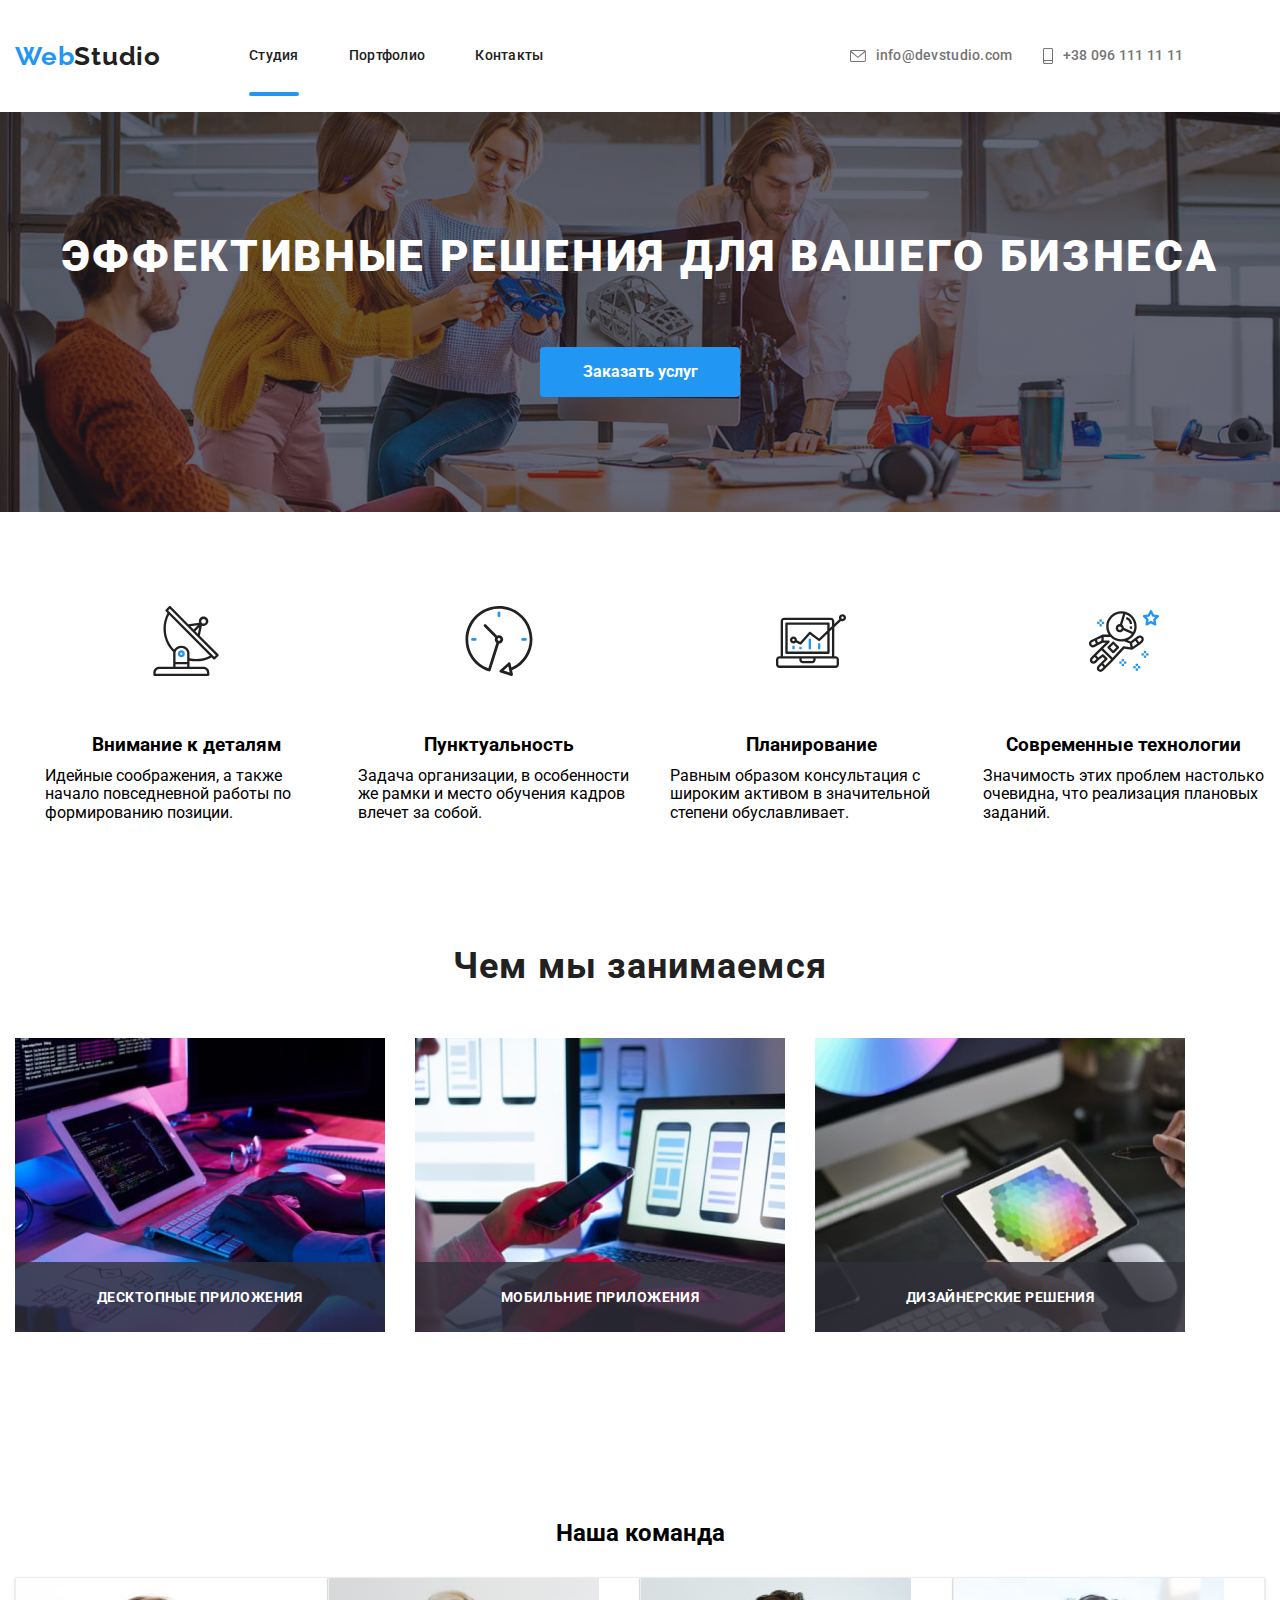
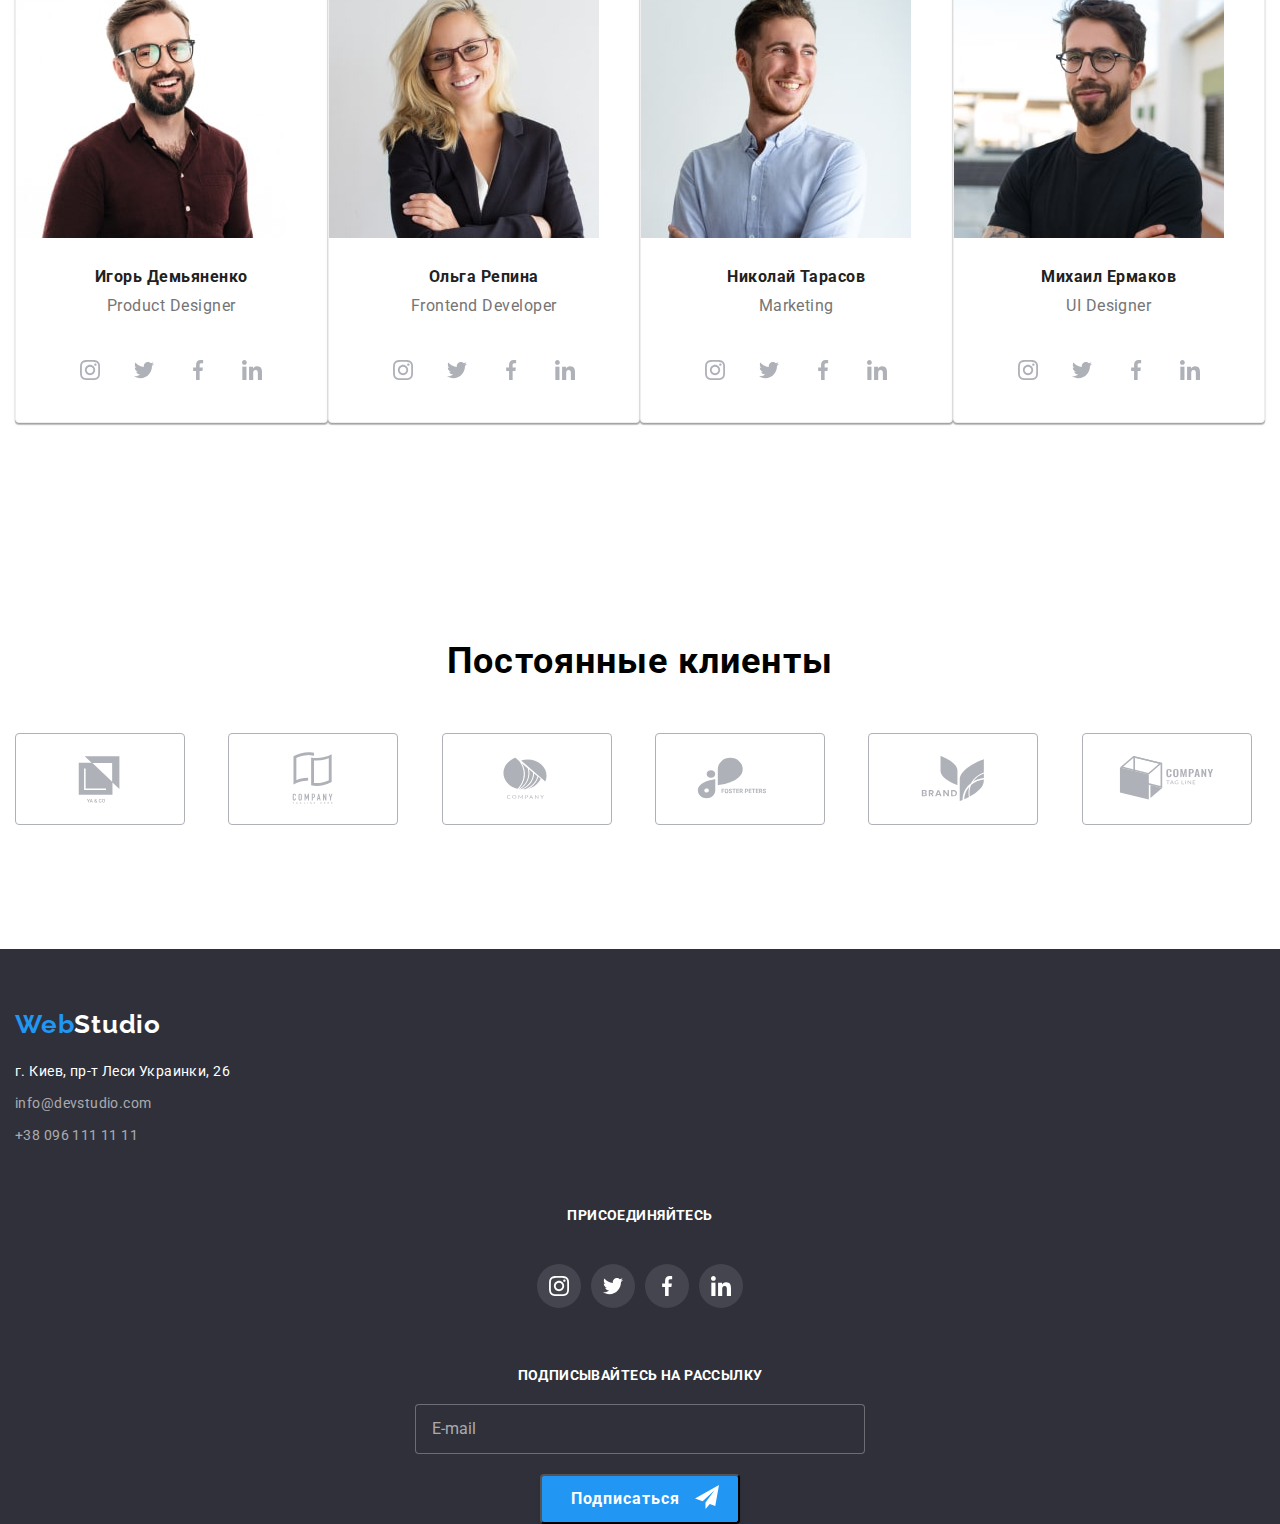
<file: index.html>
<!DOCTYPE html>
<html lang="en">
<head>
    <meta charset="UTF-8">
    <meta http-equiv="X-UA-Compatible" content="IE=edge">
    <meta name="viewport" content="width=device-width, initial-scale=1.0">
    <title>Document</title>
    <link rel="stylesheet" href="https://cdnjs.cloudflare.com/ajax/libs/modern-normalize/1.1.0/modern-normalize.min.css"
        crossorigin="anonymous" referrerpolicy="no-referrer">
    <link rel="preconnect" href="https://fonts.googleapis.com">
    <link rel="preconnect" href="https://fonts.gstatic.com" crossorigin>
    <link
        href="https://fonts.googleapis.com/css2?family=Raleway:wght@400;500;700&family=Roboto:wght@400;500;700;900&display=swap"
        rel="stylesheet">
    <link rel="stylesheet" href="./css/main.min.css" />
</head>

<body>
<header class="header">
    <div class="container">
        <div class="header-block">
            <nav class="header-block__navigation">
                <a class="logo " href="index.html">Web<span class="header-logo__text">Studio</span></a>
                    <button type="button" class="header-block__navigation__button " aria-controls="mobile-container" aria-label="Переключатель мобильного меню" aria-expanded="false" data-menu-button>
                        <svg width="24" height="19">
                            <use class="navigation__button__icon-close" href="./image/header/header-nav.svg#icon-close"></use>
                            <use class="navigation__button__icon-open" href="./image/header/header-nav.svg#icon-menu"></use>
                        </svg>
                    </button>
                <div class="header__mobile-container" id="mobile-container" data-menu>
                    <ul class="header-block__navigation  header-block__navigation-position">
                        <li class="header-block__page "><a class="header-block__page-1  header-block__page__color" href="index.html">Студия</a></li>
                        <li class="header-block__page "><a class="header-block__page-2   "
                                href="portfolio.html">Портфолио</a></li>
                        <li class="header-block__page "><a class="header-block__page-3  " href="#contacts">Контакты</a></li>
                    </ul> 
                    <ul class="header-block__connect ">
                        <li class="header-block__item"> <a class="header-block__mail" href="malito:info@devstudio.com"><svg
                                    class="mail-icon" width="16" height="12">
                                    <use href="image/iconns.svg#icon-envelope"></use>
                                </svg>info@devstudio.com</a></li>
                        <li class="header-block__item"> <a class="header-block__telefon " href="tel:+380961111111"><svg
                                    class="telefon-icon" width="10" height="16">
                                    <use href="image/iconns.svg#icon-smartphone"></use>
                                </svg>+38 096 111 11 11</a></li>
                    </ul>
                    <ul class="mobile-container__list-links">
                        <li class="mobile-container__item mobile-container__item__line"><a class="mobile-container__link" href="">Instagram</a></li>
                        <li class="mobile-container__item mobile-container__item__line"><a class="mobile-container__link" href="">Twitter</a></li>
                        <li class="mobile-container__item mobile-container__item__line"><a class="mobile-container__link" href="">Facebook</a></li>
                        <li class="mobile-container__item "><a class="mobile-container__link" href="">LinkedIn</a></li>
                    </ul>
                </div>
            </nav>
        </div>
    </div>
</header>
<main>
    <section class="hero section">
        <div class="container mobail__container">
            <h1 class="hero__title">
                Эффективные решения для вашего бизнеса
            </h1>
            <button type="button" class="hero__button" data-modal-open>Заказать услуг</button>
        </div>
    </section>
    <section class="block-1 section ">
        <div class="container">
            <ul class="block-1__list">
                <li class="block-1__content">
                    <div class="content__information">
                        <svg class="content__icon" width="70" height="70">
                            <use href="image/iconns.svg#icon-antenna-1"></use>
                        </svg>
                    </div>
                    <h3 class="block-1__title">Внимание к деталям</h3>
                    <p class="block-1__text">Идейные соображения, а также начало повседневной работы по
                        формированию позиции.</p>
                </li>
                <li class="block-1__content">
                    <div class="content__information">
                        <svg class="content__icon" width="70" height="70">
                            <use href="image/iconns.svg#icon-clock-1"></use>
                        </svg>
                    </div>
                    <h3 class="block-1__title">Пунктуальность</h3>
                    <p class="block-1__text">Задача организации, в особенности же рамки и место обучения кадров
                        влечет за собой.</p>
                </li>
                <li class="block-1__content">
                    <div class="content__information">
                        <svg class="content__icon" width="70" height="70">
                            <use href="image/iconns.svg#icon-diagram-1"></use>
                        </svg>
                    </div>
                    <h3 class="block-1__title">Планирование</h3>
                    <p class="block-1__text">Равным образом консультация с широким активом в значительной
                        степени обуславливает.</p>
                </li>
                <li class="block-1__content">
                    <div class="content__information">
                        <svg class="content__icon" width="70" height="70">
                            <use href="image/iconns.svg#icon-astronaut-1"></use>
                        </svg>
                    </div>
                    <h3 class="block-1__title">Современные технологии</h3>
                    <p class="block-1__text">Значимость этих проблем настолько очевидна, что реализация
                        плановых заданий.</p>
                </li>

            </ul>
        </div>
    </section>
    <section class="about-us section">
        <div class="container about-us__container">
            <h2 class="about-us__title">Чем мы занимаемся</h2>
            <ul class="about-us__list">
                <li class="about-us__content">
                    <div class="about-us__information">
                        <img class="" src="./image/note.jpg" alt="мужчина с планшетом" height="294" width="370">
                        <div class="about-us__position">
                            <p class="about-us__text">ДЕСКТОПНЫЕ ПРИЛОЖЕНИЯ</p>
                        </div>
                    </div>
                </li>

                <li class="about-us__content">
                    <div class="about-us__information">
                        <img class="" src="./image/note_2.jpg" alt="мужчина с планшетом" height="294" width="370">
                        <div class="about-us__position">
                            <p class="about-us__text">МОБИЛЬНИЕ ПРИЛОЖЕНИЯ</p>
                        </div>
                    </div>
                </li>
                <li class="about-us__content">
                    <div class="about-us__information">
                        <img class="" src="./image/note_3.jpg" alt="мужчина с планшетом" height="294" width="370">
                        <div class="about-us__position">
                            <p class="about-us__text">ДИЗАЙНЕРСКИЕ РЕШЕНИЯ</p>
                        </div>
                    </div>
                </li>
            </ul>
        </div>
    </section>
    <section class="team section">
        <div class="container team__conntainer ">
            <h2 class="team__title">Наша команда</h2>
            <ul class="team__list">
                <li class="team__persons">
                    <img  class="team__picture" src="./image/igor.jpg" alt="Igor Demcheko" height="260" width="270">
                    <div class="person__information">
                        <h3 class="person__name">Игорь Демьяненко</h3>
                        <p class="person__profesion">Product Designer</p>
                        <ul class="person__social-list">
                            <li class="person__social-information">
                                <a href="" class="person__social-link">
                                    <svg class="person__social-icon" width="20" height="20">
                                        <use href="image/iconns.svg#icon-Instagram-2"></use>
                                    </svg>
                                </a>
                            </li>
                            <li class="person__social-information">
                                <a href="" class="person__social-link">
                                    <svg class="person__social-icon" width="20" height="20">
                                        <use href="image/iconns.svg#icon-twitter-1"></use>
                                    </svg>
                                </a>
                            </li>
                            <li class="person__social-information">
                                <a href="" class="person__social-link">
                                    <svg class="person__social-icon" width="20" height="20">
                                        <use href="image/iconns.svg#icon-facebook-1"></use>
                                    </svg>
                                </a>
                            </li>
                            <li class="person__social-information">
                                <a href="" class="person__social-link">
                                    <svg class="person__social-icon" width="20" height="20">
                                        <use href="image/iconns.svg#icon-Linkedin-1"></use>
                                    </svg>
                                </a>
                            </li>
                        </ul>
                    </div>
                </li>
                <li class="team__persons">
                    <img class="team__picture" src="./image/olga.jpg" alt="Olga Repina" height="260" width="270">
                    <div class="person__information">
                        <h3 class="person__name">Ольга Репина</h3>
                        <p class="person__profesion">Frontend Developer</p>
                        <ul class="person__social-list">
                            <li class="person__social-information">
                                <a href="" class="person__social-link">
                                    <svg class="person__social-icon" width="20" height="20">
                                        <use href="image/iconns.svg#icon-Instagram-2"></use>
                                    </svg>
                                </a>
                            </li>
                            <li class="person__social-information">
                                <a href="" class="person__social-link">
                                    <svg class="person__social-icon" width="20" height="20">
                                        <use href="image/iconns.svg#icon-twitter-1"></use>
                                    </svg>
                                </a>
                            </li>
                            <li class="person__social-information">
                                <a href="" class="person__social-link">
                                    <svg class="person__social-icon" width="20" height="20">
                                        <use href="image/iconns.svg#icon-facebook-1"></use>
                                    </svg>
                                </a>
                            </li>
                            <li class="person__social-information">
                                <a href="" class="person__social-link">
                                    <svg class="person__social-icon" width="20" height="20">
                                        <use href="image/iconns.svg#icon-Linkedin-1"></use>
                                    </svg>
                                </a>
                            </li>
                        </ul>
                    </div>
                </li>
                <li class="team__persons">
                    <img class="team__picture" src="./image/nikolya.jpg" alt="Nikolay Tarasov" height="260" width="270">
                    <div class="person__information">
                        <h3 class="person__name">Николай Тарасов</h3>
                        <p class="person__profesion">Marketing</p>
                        <ul class="person__social-list">
                            <li class="person__social-information">
                                <a href="" class="person__social-link">
                                    <svg class="person__social-icon" width="20" height="20">
                                        <use href="image/iconns.svg#icon-Instagram-2"></use>
                                    </svg>
                                </a>
                            </li>
                            <li class="person__social-information">
                                <a href="" class="person__social-link">
                                    <svg class="person__social-icon" width="20" height="20">
                                        <use href="image/iconns.svg#icon-twitter-1"></use>
                                    </svg>
                                </a>
                            </li>
                            <li class="person__social-information">
                                <a href="" class="person__social-link">
                                    <svg class="person__social-icon" width="20" height="20">
                                        <use href="image/iconns.svg#icon-facebook-1"></use>
                                    </svg>
                                </a>
                            </li>
                            <li class="person__social-information">
                                <a href="" class="person__social-link">
                                    <svg class="person__social-icon" width="20" height="20">
                                        <use href="image/iconns.svg#icon-Linkedin-1"></use>
                                    </svg>
                                </a>
                            </li>
                        </ul>
                    </div>
                </li>
                <li class="team__persons">
                    <img class="team__picture" src="./image/mixail.jpg" alt="Mixail Ermakov" height="260" width="270">
                    <div class="person__information">
                        <h3 class="person__name">Михаил Ермаков</h3>
                        <p class="person__profesion">UI Designer</p>
                        <ul class="person__social-list">
                            <li class="person__social-information">
                                <a href="" class="person__social-link">
                                    <svg class="person__social-icon" width="20" height="20">
                                        <use href="image/iconns.svg#icon-Instagram-2"></use>
                                    </svg>
                                </a>
                            </li>
                            <li class="person__social-information">
                                <a href="" class="person__social-link">
                                    <svg class="person__social-icon" width="20" height="20">
                                        <use href="image/iconns.svg#icon-twitter-1"></use>
                                    </svg>
                                </a>
                            </li>
                            <li class="person__social-information">
                                <a href="" class="person__social-link">
                                    <svg class="person__social-icon" width="20" height="20">
                                        <use href="image/iconns.svg#icon-facebook-1"></use>
                                    </svg>
                                </a>
                            </li>
                            <li class="person__social-information">
                                <a href="" class="person__social-link">
                                    <svg class="person__social-icon" width="20" height="20">
                                        <use href="image/iconns.svg#icon-Linkedin-1"></use>
                                    </svg>
                                </a>
                            </li>
                        </ul>
                    </div>
                </li>

            </ul>
        </div>
    </section>
    <section class="regular-clients section">
        <div class="container">
            <h2 class="regular-clients__title">Постоянные клиенты</h2>
            <ul class="regular-clients__list">
                <li class="client">
                    <a href="" class="client__link">
                        <svg class="client__icon" width="106" height="60">
                            <use href="image/iconns.svg#icon-Logo"></use>
                        </svg>
                    </a>
                </li>
                <li class="client">
                    <a href="" class="client__link">
                        <svg class="client__icon" width="106" height="60">
                            <use href="image/iconns.svg#icon-Logo-1"></use>
                        </svg>
                    </a>
                </li>
                <li class="client">
                    <a href="" class="client__link">

                        <svg class="client__icon" width="106" height="60">
                            <use href="image/iconns.svg#icon-Logo-2"></use>
                        </svg>
                    </a>
                </li>
                <li class="client">
                    <a href="" class="client__link">

                        <svg class="client__icon" width="106" height="60">
                            <use href="image/iconns.svg#icon-Logo-3"></use>
                        </svg>
                    </a>
                </li>
                <li class="client">
                    <a href="" class="client__link">

                        <svg class="client__icon" width="106" height="60">
                            <use href="image/iconns.svg#icon-Logo-4"></use>
                        </svg>
                    </a>
                </li>
                <li class="client">
                    <a href="" class="client__link">
                        <svg class="client__icon" width="106" height="60">
                            <use href="image/iconns.svg#icon-Logo-5"></use>
                        </svg>
                    </a>
                </li>
            </ul>
        </div>
    </section>
</main>
<footer class="footer">
    <div class="container">
        <div class="footer-blocks">
                <div class="footer-block-1__connect tablet__container" id="contacts">
                    <a class="logo" href="index.html">Web<span class="futter-logo__text">Studio</span></a>
                    <address >
                        <p class="footer-block-1__adress">г. Киев, пр-т Леси Украинки, 26</p>
                    </address>
                    <ul class="footer-block-1__information">
                        <li class="footer-block-1__navigation"> <a class="footer-block-1__mail"
                                href="malito:info@devstudio.com">info@devstudio.com</a>
                        </li>
                        <li class="footer-block-1__navigation" ><a class="footer-block-1__telefon" href="tel:+380961111111">+38 096 111 11 11</a></li>
                    </ul>
                </div>
                <div class="footer-block-2 tablet__container">
                    <h3 class="footer-block-2__text">ПРИСОЕДИНЯЙТЕСЬ</h3>
                    <ul class="footer-block-2__list">
                        <li class="footer-block-2__link">
                            <a href="" class="footer-block-2__icons">
                                <svg class="footer-block-2__icon" width="20" height="20">
                                    <use href="image/iconns.svg#icon-Instagram-2"></use>
                                </svg>

                            </a>
                        </li>
                        <li class="footer-block-2__link">
                            <a href="" class="footer-block-2__icons">
                                <svg class="footer-block-2__icon" width="20" height="20">
                                    <use href="image/iconns.svg#icon-twitter-1"></use>
                                </svg>
                            </a>
                        </li>
                        <li class="footer-block-2__link">
                            <a href="" class="footer-block-2__icons">
                                <svg class="footer-block-2__icon" width="20" height="20">
                                    <use href="image/iconns.svg#icon-facebook-1"></use>
                                </svg>
                            </a>
                        </li>
                        <li class="footer-block-2__link">
                            <a href="" class="footer-block-2__icons">
                                <svg class="footer-block-2__icon" width="20" height="20">
                                    <use href="image/iconns.svg#icon-Linkedin-1"></use>
                                </svg>
                            </a>
                        </li>
                    </ul>
                </div>
            <form>
                <div class="footer-block-3 feetback_mail">
                    <label for="email_futter" class="footer-block-3__mail-text">ПОДПИСЫВАЙТЕСЬ НА РАСCЫЛКУ</label>
                    <div class="footer-block-3__input ">
                        <input type="email" class="footer-block-3__window" name="user-mail" id="email_futter"
                            placeholder="E-mail">
                        <div class="footer-block-3__button">
                            <button type="submit" class="footer-block-3__button-icon footer-block-3__text">
                                Подписаться <svg class="block-3__button-icon-2 "
                                        width="24" height="24">
                                        <use href="./image/telegram.svg#telergam"></use>
                                    </svg>
                            </button>
                        </div>
                    </div>
                </div>
            </form>
        </div>
    </div>


</footer>
    <div class="backdrop  is-hidden" data-modal>
        <div class="modal">
            <button data-modal-close class="modal_buttom"><svg class="modal_x" width="11" height="11">
                    <use href="./image/iconns.svg#icon-modal_x"></use>
                </svg></button>
            <p class="modal_title">Оставте свои данные, мы вам перезвоним</p>
            <form class="modal_form">
                <label for="user-name" class="form_user_atridut">Имя</label>
                <div class="form_field">
                    <input type="text" class="modal_input" name="user-name" id="user-name" required>
                    <svg class="form_icon" width="12" height="12">
                        <use href="./image/iconns.svg#icon-person-black"></use>
                    </svg>
                </div>
                <label for="user-telefon" class="form_user_atridut"> Телефон</label>
                <div class="form_field">
                    <input type="tel" class="modal_input" name="user-telefon" id="user-telefon" required>
                    <svg class="form_icon" width="13" height="13">
                        <use href="./image/iconns.svg#icon-phone-black"></use>
                    </svg>
                </div>
                <label for="user-mail" class="form_user_atridut">Почта</label>
                <div class="form_field">
                    <input type="email" class="modal_input" name="user-mail" id="user-mail" required>
                    <svg class="form_icon" width="15" height="12">
                        <use href="./image/iconns.svg#icon-email-black"></use>
                    </svg>
                </div>
                <label for="comment" class="form_user_atridut">Коментарии</label>
                <textarea  class="modal_text" id="comment" placeholder="Введите текст" required></textarea>
                <div class="form_feild">
                    <input type="checkbox" class="modal_chekbox visually-hidden " name="modal_chekbox" id="modal_chekbox">
                    <label for="modal_chekbox" class="modal_chekbox_text">Соглашаюсь с рассылкой и принимаю 
                        <a class="modal_blu" href=""> <span>Условия договора</span></a></label>
                    <button type="submit" class="bnt_submit bnt_text">
                    Отправить
                    </button>
                </div>
            </form>
        </div>
    </div>
    <script src="./js/mobile-menu.js"></script>
    <script src="./js/modal.js"></script>
</body>
</html>
</file>
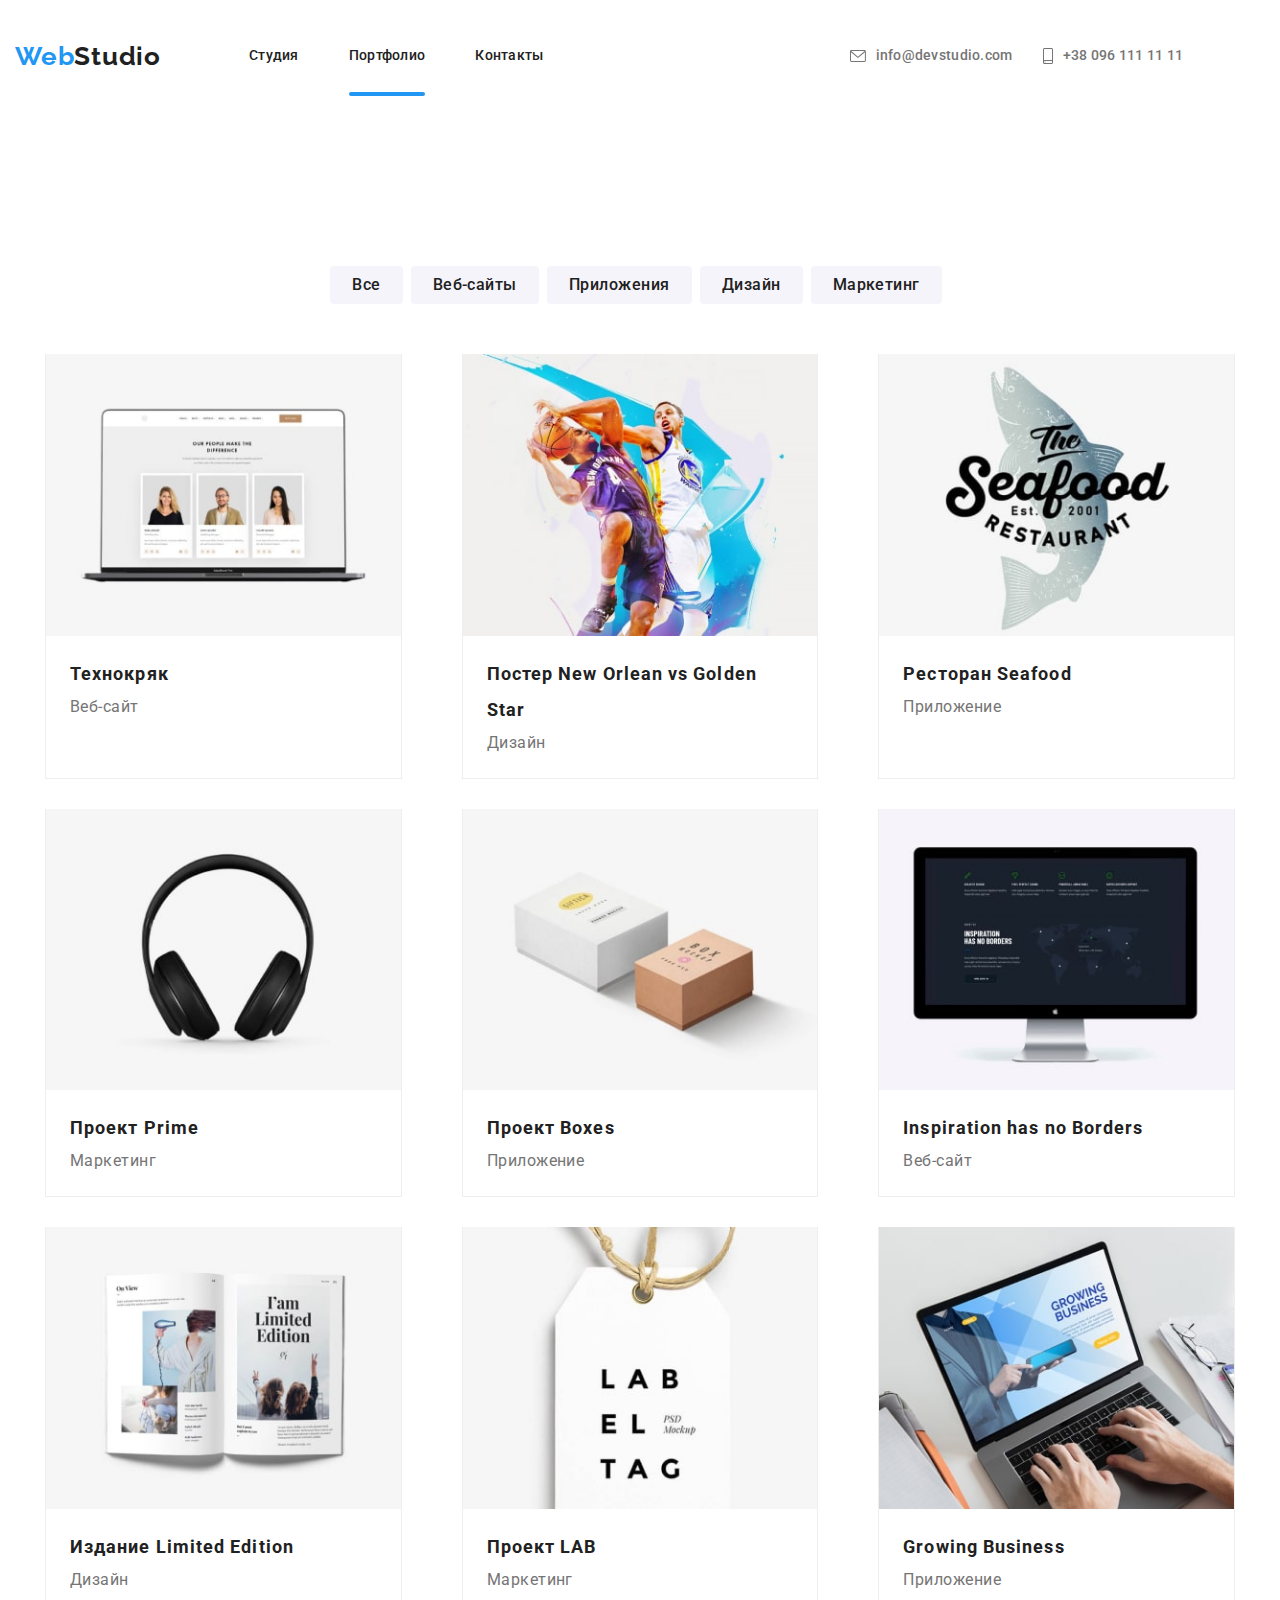
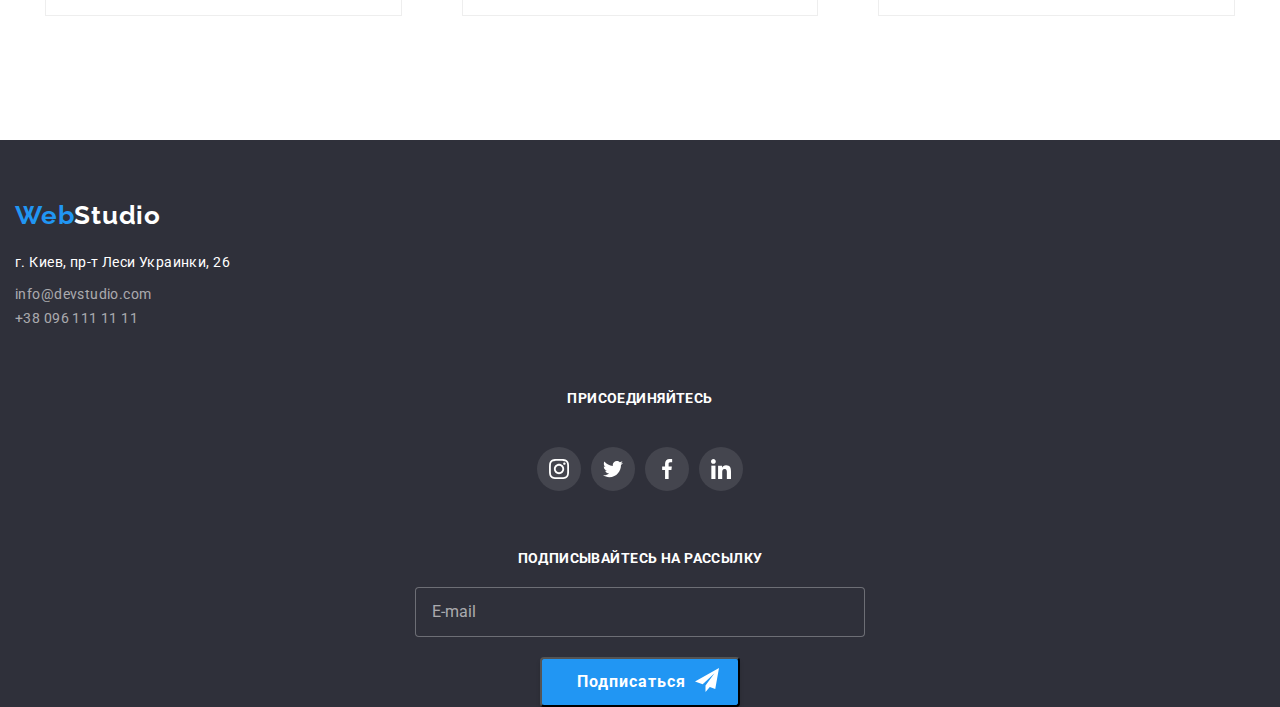
<file: portfolio.html>
<!DOCTYPE html>
<html lang="en">
<head>
    <meta charset="UTF-8">
    <meta http-equiv="X-UA-Compatible" content="IE=edge">
    <meta name="viewport" content="width=device-width, initial-scale=1.0">
    <title>Document</title>
    <link rel="stylesheet" href="https://cdnjs.cloudflare.com/ajax/libs/modern-normalize/1.1.0/modern-normalize.min.css"
        crossorigin="anonymous" referrerpolicy="no-referrer">
    
    <link rel="preconnect" href="https://fonts.googleapis.com">
    <link rel="preconnect" href="https://fonts.gstatic.com" crossorigin>
    <link
        href="https://fonts.googleapis.com/css2?family=Raleway:wght@400;500;700;900&family=Roboto:wght@400;500;700&display=swap"
        rel="stylesheet">
        <link rel="stylesheet" href="./css/main.min.css" />
</head>

<body>
<header class="header">
    <div class="container">
        <div class="header-block">
            <nav class="header-block__navigation">
                <a class="logo " href="index.html">Web<span class="header-logo__text">Studio</span></a>
                <button type="button" class="header-block__navigation__button " aria-controls="mobile-container"
                    aria-label="Переключатель мобильного меню" aria-expanded="false" data-menu-button>
                    <svg width="24" height="19">
                        <use class="navigation__button__icon-close" href="./image/header/header-nav.svg#icon-close">
                        </use>
                        <use class="navigation__button__icon-open" href="./image/header/header-nav.svg#icon-menu"></use>
                    </svg>
                </button>
                <div class="header__mobile-container" id="mobile-container" data-menu>
                    <ul class="header-block__navigation  header-block__navigation-position">
                        <li class="header-block__page "><a class="header-block__page-1 "
                                href="index.html">Студия</a></li>
                        <li class="header-block__page "><a class="header-block__page-2  header-block__page__color "
                                href="portfolio.html">Портфолио</a></li>
                        <li class="header-block__page "><a class="header-block__page-3  " href="#contacts">Контакты</a>
                        </li>
                    </ul>
                    <ul class="header-block__connect ">
                        <li class="header-block__item"> <a class="header-block__mail"
                                href="malito:info@devstudio.com"><svg class="mail-icon" width="16" height="12">
                                    <use href="image/iconns.svg#icon-envelope"></use>
                                </svg>info@devstudio.com</a></li>
                        <li class="header-block__item"> <a class="header-block__telefon " href="tel:+380961111111"><svg
                                    class="telefon-icon" width="10" height="16">
                                    <use href="image/iconns.svg#icon-smartphone"></use>
                                </svg>+38 096 111 11 11</a></li>
                    </ul>
                    <ul class="mobile-container__list-links">
                        <li class="mobile-container__item"><a class="mobile-container__link" href="">Instagram</a></li>
                        <li class="mobile-container__item"><a class="mobile-container__link" href="">Twitter</a></li>
                        <li class="mobile-container__item"><a class="mobile-container__link" href="">Facebook</a></li>
                        <li class="mobile-container__item"><a class="mobile-container__link" href="">LinkedIn</a></li>
                    </ul>
                </div>
            </nav>
        </div>
    </div>
</header>
    <main>
        <section class="buttons  section">
            <div class="container">
                <ul class="buttons__list">
                    <li class="buttons__style"><button class="buttons__text" type="button">Все</button></li>
                    <li class="buttons__style"><button class="buttons__text" type="button">Веб-сайты</button></li>
                    <li class="buttons__style"><button class="buttons__text" type="button">Приложения</button></li>
                    <li class="buttons__style"><button class="buttons__text" type="button">Дизайн</button></li>
                    <li class="buttons__style"><button class="buttons__text" type="button">Маркетинг</button></li>
                </ul>
            </div> 
            <div class="container">
            <ul class="services-list">
                <li class="services-list__block">
                    <div class="block__information">
                        <img class="block__picture" src="./image/image_portfolio/top_1.jpg" alt="постер" />
                        <p class="block__text">
                            Ресурс предлагает комплексные предложения с разным уровнем функционала и сервисов. Все это позволит посетителю получить
                            исчерпывающие сведения о компании или частном лице.</p>
                    </div>
                    <div class="block__item">
                        <h3 class="block__title">Технокряк</h3>
                        <p class="block__pre-title ">Веб-сайт</p>
                    </div>
                </li>
                <li class="services-list__block">
                    <div class="block__information">
                        <img class="block__picture" src="./image/image_portfolio/top_2.jpg" alt="постер">
                        <p class="block__text">Ресурс предлагает комплексные предложения с разным уровнем функционала и сервисов. Все это позволит посетителю получить исчерпывающие сведения о компании или частном лице.
                            </p>
                    </div>
                    <div class="block__item">
                        <h3 class="block__title">Постер New Orlean vs Golden Star</h3>
                        <p class="block__pre-title ">Дизайн</p>
                    </div>
                </li>
                <li class="services-list__block ">
                    <div class="block__information">
                        <img class="block__picture" src="./image/image_portfolio/top_3.jpg" alt="ресторан">
                        <p class="block__text">Ресурс предлагает комплексные предложения с разным уровнем функционала и сервисов. Все это позволит посетителю получить исчерпывающие сведения о компании или частном лице.</p>
                    </div>
                    <div class="block__item">
                        <h3 class="block__title"> Ресторан Seafood</h3>
                        <p class="block__pre-title">Приложение</p>
                    </div>
                </li>
                <li class="services-list__block ">
                    <div class="block__information">
                        <img class="block__picture" src="./image/image_portfolio/midle_1.jpg" alt="наушники">
                        <p class="block__text">Ресурс предлагает комплексные предложения с разным уровнем функционала и сервисов. Все это позволит посетителю получить исчерпывающие сведения о компании или частном лице.</p>
                    </div>
                    <div class="block__item">
                        <h3 class="block__title"> Проект Prime</h3>
                        <p class="block__pre-title">Маркетинг</p>
                    </div>
                </li>
                <li class="services-list__block ">
                    <div class="block__information">
                        <img class="block__picture" src="./image/image_portfolio/midle_2.jpg" alt="коробочки">
                        <p class="block__text">Ресурс предлагает комплексные предложения с разным уровнем функционала и сервисов. Все это позволит посетителю получить исчерпывающие сведения о компании или частном лице. </p>
                    </div>
                    <div class="block__item">
                        <h3 class="block__title"> Проект Boxes </h3>
                        <p class="block__pre-title">Приложение</p>
                    </div>
                </li>
                <li class="services-list__block ">
                    <div class="block__information">
                        <img class="block__picture" src="./image/image_portfolio/midle_3.jpg" alt="mac">
                        <p class="block__text">Ресурс предлагает комплексные предложения с разным уровнем функционала и сервисов. Все это позволит посетителю получить исчерпывающие сведения о компании или частном лице.</p>
                    </div>
                    <div class="block__item">
                        <h3 class="block__title"> Inspiration has no Borders</h3>
                        <p class="block__pre-title">Веб-сайт</p>
                    </div>
                </li>
                <li class="services-list__block ">
                    <div class="block__information">
                        <img class="block__picture" src="./image/image_portfolio/down_1.jpg" alt="издание">
                        <p class="block__text">Ресурс предлагает комплексные предложения с разным уровнем функционала и сервисов. Все это позволит посетителю получить исчерпывающие сведения о компании или частном лице. </p>
                    </div>
                    <div class="block__item">
                        <h3 class="block__title">Издание Limited Edition </h3>
                        <p class="block__pre-title">Дизайн</p>
                    </div>
                </li>
                <li class="services-list__block ">
                    <div class="block__information">
                        <img class="block__picture" src="./image/image_portfolio/down_2.jpg" alt="проект">
                        <p class="block__text">Ресурс предлагает комплексные предложения с разным уровнем функционала и сервисов. Все это позволит посетителю получить исчерпывающие сведения о компании или частном лице. </p>
                    </div>
                    <div class="block__item">
                        <h3 class="block__title">Проект LAB</h3>
                        <p class="block__pre-title">Маркетинг</p>
                    </div>
                </li>
                <li class="services-list__block ">
                    <div class="block__information">
                        <img class="block__picture" src="./image/image_portfolio/down_3.jpg" alt="notebook_2">
                        <p class="block__text">Ресурс предлагает комплексные предложения с разным уровнем функционала и сервисов. Все это позволит посетителю получить исчерпывающие сведения о компании или частном лице. </p>
                    </div>
                    <div class="block__item">
                        <h3 class="block__title">Growing Business </h3>
                        <p class="block__pre-title">Приложение</p>
                    </div>
                </li>
            </ul>
            </div>
    </section>
    </main>
<footer class="footer">
    <div class="container">
        <div class="footer-blocks">
            <div class="footer-block-1__connect">
                <a class="logo" href="index.html">Web<span
                        class="futter-logo__text">Studio</span></a>
                <address class="footer-block-1__adress"><p>г. Киев, пр-т Леси Украинки, 26</p>
                </address>
                <ul class="footer-block-1__information">
                    <li class="footer-block-1__navigation"> <a class="footer-block-1__mail"
                            href="malito:info@devstudio.com">info@devstudio.com</a>
                    </li>
                    <li><a class="footer-block-1__telefon" href="tel:+380961111111">+38 096 111 11 11</a></li>
                </ul>
            </div>
            <div class="footer-block-2">
                <h3 class="footer-block-2__text">ПРИСОЕДИНЯЙТЕСЬ</h3>
                <ul class="footer-block-2__list">
                    <li class="footer-block-2__link">
                        <a href="" class="footer-block-2__icons">
                            <svg class="footer-block-2__icon" width="20" height="20">
                                <use href="image/iconns.svg#icon-Instagram-2"></use>
                            </svg>

                        </a>
                    </li>
                    <li class="footer-block-2__link">
                        <a href="" class="footer-block-2__icons">
                            <svg class="footer-block-2__icon" width="20" height="20">
                                <use href="image/iconns.svg#icon-twitter-1"></use>
                            </svg>
                        </a>
                    </li>
                    <li class="footer-block-2__link">
                        <a href="" class="footer-block-2__icons">
                            <svg class="footer-block-2__icon" width="20" height="20">
                                <use href="image/iconns.svg#icon-facebook-1"></use>
                            </svg>
                        </a>
                    </li>
                    <li class="footer-block-2__link">
                        <a href="" class="footer-block-2__icons">
                            <svg class="footer-block-2__icon" width="20" height="20">
                                <use href="image/iconns.svg#icon-Linkedin-1"></use>
                            </svg>
                        </a>
                    </li>
                </ul>
            </div>

            <form>
                <div class="footer-block-3 feetback_mail">
                    <label for="email_futter" class="footer-block-3__mail-text">ПОДПИСЫВАЙТЕСЬ НА РАСCЫЛКУ</label>
                    <div class="footer-block-3__input ">
                        <input type="email" class="footer-block-3__window" name="user-mail" id="email_futter"
                            placeholder="E-mail">
                        <div class="footer-block-3__button">
                            <button type="submit" class="footer-block-3__button-icon">
                                <p class="footer-block-3__text">Подписаться <svg class="block-3__button-icon-2 " width="24" height="24">
                                        <use href="./image/telegram.svg#telergam"></use>
                                    </svg></p>
                            </button>
                        </div>
                    </div>
                </div>
            </form>
        </div>
    </div>


</footer>
<script src="./js/mobile-menu.js"></script>
</body>
</html>
</file>
<file: css/main.min.css>
h1,h2,h3,p{margin:0}.visually-hidden{position:absolute;white-space:nowrap;width:1px;height:1px;overflow:hidden;border:0;padding:0;clip:rect(0 0 0 0);-webkit-clip-path:inset(50%);clip-path:inset(50%);margin:-1px}body{font-family:"Roboto", "Raleway", sans-serif}.container{padding-left:15px;padding-right:15px;margin-left:auto;margin-right:auto}@media screen and (min-width: 480px){.container{min-width:480px}}@media screen and (min-width: 768px){.container{min-width:768px}}@media screen and (max-width: 1199px){.container{max-width:1199px}}@media screen and (min-width: 1200px){.container{min-width:1200px}}@media (min-width: 480px){.mobail__container{display:-webkit-box;display:-ms-flexbox;display:flex;-webkit-box-orient:vertical;-webkit-box-direction:normal;-ms-flex-direction:column;flex-direction:column}}ul{padding:0;margin:0;list-style:none}.ul,li{list-style:none;padding:0;margin:0}a{list-style:none}@media (max-width: 1199px){.section{padding-left:15px;padding-right:15px;margin-bottom:60px}}@media (min-width: 1200px){.section{padding-top:94px;padding-bottom:94px}}.logo{text-decoration:none;cursor:pointer;font-family:Raleway;font-weight:bold;font-size:26px;line-height:1.19;letter-spacing:0.03em;color:#2196f3;display:block;-webkit-transition-delay:250ms;transition-delay:250ms;-webkit-transition-timing-function:cubic-bezier(0.4, 0, 0.2, 1);transition-timing-function:cubic-bezier(0.4, 0, 0.2, 1)}.logo:hover .futter-logo__text{color:#2196f3}.logo:hover .header-logo__text{color:#2196f3}.header-logo__text{color:#212121}.header-logo__text:hover{color:#2196f3}.futter-logo__text{color:#ffffff}.futter-logo__text:hover{color:#2196f3}.header{position:relative;padding-top:24px;padding-bottom:24px}@media screen and (min-width: 768px){.header-block__navigation-position{-webkit-box-pack:justify;-ms-flex-pack:justify;justify-content:space-between}}.header-block .header-block__navigation{display:-webkit-box;display:-ms-flexbox;display:flex}@media screen and (max-width: 767px){.header-block .header-block__navigation{-webkit-box-pack:justify;-ms-flex-pack:justify;justify-content:space-between}}.header-block__page{display:-webkit-box;display:-ms-flexbox;display:flex}@media screen and (min-width: 768px){.header-block__page{margin-right:50px}.header-block__page:last-child{margin-right:0}}@media screen and (min-width: 768px){.header-block__page__color{color:#2196f3}.header-block__page__color::after{content:"";display:block;width:100%;height:4px;position:absolute;left:0;bottom:-32px;background:#2196f3;border-radius:2px}}@media screen and (min-width: 768px){.header-block__page-1{text-decoration:none;font-size:14px;font-weight:500;line-height:1.14;letter-spacing:0.02em;text-align:left;color:#212121;cursor:pointer;-webkit-transition-property:color;transition-property:color;-webkit-transition-duration:250ms;transition-duration:250ms;-webkit-transition-timing-function:cubic-bezier(0.4, 0, 0.2, 1);transition-timing-function:cubic-bezier(0.4, 0, 0.2, 1);position:relative;margin-left:88px}.header-block__page-1:hover{color:#2196f3}.header-block__page-1:focus{color:#2196f3}}@media screen and (min-width: 768px){.header-block__page-2{text-decoration:none;font-size:14px;font-weight:500;line-height:1.14;letter-spacing:0.02em;text-align:left;color:#212121;cursor:pointer;-webkit-transition-property:color;transition-property:color;-webkit-transition-duration:250ms;transition-duration:250ms;-webkit-transition-timing-function:cubic-bezier(0.4, 0, 0.2, 1);transition-timing-function:cubic-bezier(0.4, 0, 0.2, 1);position:relative}.header-block__page-2:hover{color:#2196f3}.header-block__page-2:focus{color:#2196f3}}@media screen and (min-width: 768px){.header-block__page-3{text-decoration:none;font-size:14px;font-weight:500;line-height:1.14;letter-spacing:0.02em;text-align:left;color:#212121;cursor:pointer;-webkit-transition-property:color;transition-property:color;-webkit-transition-duration:250ms;transition-duration:250ms;-webkit-transition-timing-function:cubic-bezier(0.4, 0, 0.2, 1);transition-timing-function:cubic-bezier(0.4, 0, 0.2, 1);position:relative}.header-block__page-3:hover{color:#2196f3}.header-block__page-3:focus{color:#2196f3}}.header-block__navigation__button{display:-webkit-inline-box;display:-ms-inline-flexbox;display:inline-flex;margin:0;padding:0;border:none;background-color:transparent}@media screen and (min-width: 768px){.header-block__navigation__button{display:none}}.header-block__navigation__button .navigation__button__icon-close{display:none}.header-block__navigation__button.is-open .navigation__button__icon-close{display:block}.header-block__navigation__button.is-open .navigation__button__icon-open{display:none}@media screen and (max-width: 767px){.header__mobile-container{display:none;background:#ffffff;-webkit-box-shadow:0px 4px 8px rgba(0,0,0,0.04),0px 2px 4px rgba(0,0,0,0.08),0px 1px 3px rgba(0,0,0,0.16);box-shadow:0px 4px 8px rgba(0,0,0,0.04),0px 2px 4px rgba(0,0,0,0.08),0px 1px 3px rgba(0,0,0,0.16);padding:20px;text-decoration:none}}@media screen and (min-width: 768px){.header__mobile-container{display:-webkit-box;display:-ms-flexbox;display:flex;-webkit-box-pack:justify;-ms-flex-pack:justify;justify-content:space-between}}@media screen and (max-width: 767px){.header__mobile-container{position:absolute;width:100%;top:100%;left:0;height:769px}.header__mobile-container.is-open{display:block}}@media screen and (max-width: 767px){.mobile-container__link{display:-webkit-box;display:-ms-flexbox;display:flex;font-weight:500;font-size:18px;line-height:1.22;letter-spacing:0.02em;color:#2196f3}}@media screen and (min-width: 768px){.mobile-container__link{display:none;opacity:0}}@media screen and (max-width: 767px){.header-block__navigation{font-weight:500;font-size:40px;line-height:1.17;text-align:center;letter-spacing:0.02em;color:#212121;text-decoration:none}}@media screen and (min-width: 768px){.header-block__navigation{display:-webkit-box;display:-ms-flexbox;display:flex;font-weight:500;font-size:14px;line-height:16px;letter-spacing:0.02em;color:#2196f3;-webkit-box-align:center;-ms-flex-align:center;align-items:center}}@media screen and (max-width: 767px){.header-block__navigation-position{display:-webkit-box;display:-ms-flexbox;display:flex;-webkit-box-orient:vertical;-webkit-box-direction:normal;-ms-flex-direction:column;flex-direction:column}}.header-block__item{text-align:left}@media screen and (max-width: 767px){.header-block__mail{font-weight:500;font-size:24px;line-height:1.16;letter-spacing:0.02em;list-style:none;color:#757575}}@media screen and (min-width: 768px){.header-block__mail{font-size:14px;font-weight:500;line-height:1.14;letter-spacing:0.02em;color:#757575;text-decoration:none;display:-webkit-box;display:-ms-flexbox;display:flex;-webkit-box-align:center;-ms-flex-align:center;align-items:center;-webkit-transition-property:fill;transition-property:fill;-webkit-transition-duration:250ms;transition-duration:250ms;-webkit-transition-timing-function:cubic-bezier(0.4, 0, 0.2, 1);transition-timing-function:cubic-bezier(0.4, 0, 0.2, 1)}.header-block__mail:hover{color:#2196f3}.header-block__mail:focus{color:#2196f3}.header-block__mail:hover .mail-icon{fill:#2196f3}.header-block__mail:focus .mail-icon{fill:#2196f3}}@media screen and (max-width: 767px){.header-block__connect{margin-top:306px;display:-webkit-box;display:-ms-flexbox;display:flex;-webkit-box-orient:vertical;-webkit-box-direction:reverse;-ms-flex-direction:column-reverse;flex-direction:column-reverse}}@media screen and (min-width: 768px){.header-block__connect{display:-webkit-box;display:-ms-flexbox;display:flex;-webkit-box-orient:vertical;-webkit-box-direction:normal;-ms-flex-direction:column;flex-direction:column;-webkit-box-pack:center;-ms-flex-pack:center;justify-content:center;margin-left:84px}}@media screen and (min-width: 1200px){.header-block__connect{margin-left:306px;-webkit-box-orient:horizontal;-webkit-box-direction:normal;-ms-flex-direction:row;flex-direction:row;-webkit-box-align:center;-ms-flex-align:center;align-items:center;display:-webkit-box;display:-ms-flexbox;display:flex}}.header-block__item{margin-right:30px}.header-block__item:last-child{margin-right:0}.header-block__telefon{font-size:14px;font-weight:500;line-height:1.14;letter-spacing:0.02em;color:#757575;text-decoration:none;white-space:nowrap;display:-webkit-box;display:-ms-flexbox;display:flex;-webkit-box-align:center;-ms-flex-align:center;align-items:center;-webkit-transition-property:fill;transition-property:fill;-webkit-transition-duration:250ms;transition-duration:250ms;-webkit-transition-timing-function:cubic-bezier(0.4, 0, 0.2, 1);transition-timing-function:cubic-bezier(0.4, 0, 0.2, 1)}@media screen and (max-width: 767px){.header-block__telefon{font-weight:500;font-size:24px;line-height:1.16;letter-spacing:0.02em;margin-bottom:32px;color:#757575;text-align:center}}.header-block__telefon:hover{color:#2196f3}.header-block__telefon:hover .telefon-icon{fill:#2196f3}.header-block__telefon:focus{color:#2196f3}.header-block__telefon:focus .telefon-icon{fill:#2196f3}@media screen and (max-width: 767px){.mobile-container__list-links{display:-webkit-box;display:-ms-flexbox;display:flex;padding-left:20px}}.mobile-container__item{position:relative;margin-right:20px;margin-top:64px}@media screen and (max-width: 767px){.mobile-container__item__line::after{content:"";position:absolute;display:block;width:22px;top:11px;right:-20px;border:1px solid rgba(33,33,33,0.2);-webkit-transform:rotate(90deg);transform:rotate(90deg)}}.mail-icon{width:16px;height:12px;-webkit-box-align:center;-ms-flex-align:center;align-items:center;margin-right:10px;fill:#757575;-webkit-transition-property:fill;transition-property:fill;-webkit-transition-duration:250ms;transition-duration:250ms;-webkit-transition-timing-function:cubic-bezier(0.4, 0, 0.2, 1);transition-timing-function:cubic-bezier(0.4, 0, 0.2, 1)}@media screen and (max-width: 767px){.mail-icon{display:none}}.mail-icon:hover{fill:#2196f3}.telefon-icon{width:10px;height:16px;-webkit-box-align:center;-ms-flex-align:center;align-items:center;margin-right:10px;fill:#757575;-webkit-transition-property:fill;transition-property:fill;-webkit-transition-duration:250ms;transition-duration:250ms;-webkit-transition-timing-function:cubic-bezier(0.4, 0, 0.2, 1);transition-timing-function:cubic-bezier(0.4, 0, 0.2, 1)}@media screen and (max-width: 767px){.telefon-icon{display:none}}.telefon-icon:hover{fill:#2196f3}.backdrop{position:fixed;top:0;left:0;width:100%;height:100%;background-color:rgba(0,0,0,0.2);opacity:1;-webkit-transition:opacity 250ms cubic-bezier(0.4, 0, 0.2, 1);transition:opacity 250ms cubic-bezier(0.4, 0, 0.2, 1)}@media screen and (min-width: 480px){.backdrop{margin-top:93px;margin-left:15px;margin-bottom:94px;margin-right:15px;overflow-y:scroll}}.backdrop.is-hidden{opacity:0;pointer-events:none}.backdrop.is-hidden .modal{-webkit-transform:translate(-50%, -50%) scale(1.1);transform:translate(-50%, -50%) scale(1.1)}.modal{position:absolute;top:50%;left:50%;min-width:480px;min-height:609px;background:#ffffff;-webkit-transform:translate(-50%, -50%) scale(1);transform:translate(-50%, -50%) scale(1);-webkit-transition:-webkit-transform 250ms cubic-bezier(0.4, 0, 0.2, 1);transition:-webkit-transform 250ms cubic-bezier(0.4, 0, 0.2, 1);transition:transform 250ms cubic-bezier(0.4, 0, 0.2, 1);transition:transform 250ms cubic-bezier(0.4, 0, 0.2, 1), -webkit-transform 250ms cubic-bezier(0.4, 0, 0.2, 1);padding-top:40px;padding-left:41px;padding-bottom:40px;padding-right:39px}.modal_buttom{position:absolute;width:30px;height:30px;border-radius:100%;background:#ffffff;border:1px solid rgba(0,0,0,0.1);display:-webkit-box;display:-ms-flexbox;display:flex;-webkit-box-align:center;-ms-flex-align:center;align-items:center;-webkit-box-pack:center;-ms-flex-pack:center;justify-content:center;top:8px;right:8px}.modal_buttom:hover .modal_x{fill:#2196f3}.modal_x:hover,.modal_x:focus{fill:#2196f3}.modal_title{display:block;font-weight:700;font-size:20px;line-height:1.15;text-align:center;letter-spacing:0.03em;color:#212121;margin-bottom:12px}.form_user_atridut{font-weight:400;font-size:12px;line-height:1.16;letter-spacing:0.01em;color:#757575;display:block;margin-bottom:4px}.modal_input{width:448px;height:40px;border:1px solid rgba(33,33,33,0.2);-webkit-box-sizing:border-box;box-sizing:border-box;border-radius:4px;margin-bottom:10px;padding-left:40px}.modal_input:hover,.modal_input:focus{border:1px solid #2196f3}.modal_input:hover+.form_icon{fill:#2196f3}.modal_input:focus+.form_icon{fill:#2196f3}.modal_text{width:448px;height:120px;font-weight:400;font-size:14px;line-height:1.14;letter-spacing:0.01em;padding:16px 12px;color:#000;resize:none;text-decoration:none}.modal_text:focus{border:1px solid #2196f3}.modal_text:hover{border:1px solid #2196f3}.modal_text:hover{border:1px solid #2196f3}.modal_text::-webkit-input-placeholder{color:rgba(117,117,117,0.5)}.modal_text:-ms-input-placeholder{color:rgba(117,117,117,0.5)}.modal_text::-ms-input-placeholder{color:rgba(117,117,117,0.5)}.modal_text::placeholder{color:rgba(117,117,117,0.5)}.modal_chekbox:hover,.modal_chekbox:focus{border:#2196f3}.modal_chekbox:checked+.modal_chekbox_text::before{background-image:url(../image/true.svg);border:0}.modal_chekbox_text::before{content:"";width:16px;height:15px;border:2px solid #000;border-radius:2px;display:block;margin-top:4.5px;margin-right:5px}.modal_chekbox_text{font-weight:400;font-size:14px;display:-webkit-box;display:-ms-flexbox;display:flex;line-height:1.71;letter-spacing:0.01em;color:#757575;margin-bottom:4px;padding-left:12px;margin-top:20px}.form_field{position:relative}.modal_blu{color:#2196f3;text-decoration:underline;padding-left:2.5px}.form_icon{position:absolute;left:3%;top:30%}.bnt_submit{display:block;width:200px;height:50px;background:#2196f3;-webkit-box-shadow:0px 4px 4px rgba(0,0,0,0.15);box-shadow:0px 4px 4px rgba(0,0,0,0.15);border-radius:4px;margin-top:30px;-webkit-box-pack:center;-ms-flex-pack:center;justify-content:center;position:absolute;right:165px;left:163px}.bnt_text{font-family:"Roboto";font-style:normal;font-weight:700;font-size:16px;line-height:1.87;letter-spacing:0.06em;color:#ffffff}.hero{display:-webkit-box;display:-ms-flexbox;display:flex;-webkit-box-pack:center;-ms-flex-pack:center;justify-content:center;-webkit-box-align:center;-ms-flex-align:center;align-items:center;padding-top:200px;padding-bottom:200px;background:#212121;background-image:-webkit-gradient(linear, left top, left bottom, from(rgba(47,48,58,0.4)), to(rgba(47,48,58,0.4))),url(../image/background.jpg);background-image:linear-gradient(rgba(47,48,58,0.4), rgba(47,48,58,0.4)),url(../image/background.jpg);background-repeat:no-repeat;background-position:center;background-size:cover}@media (min-width: 480px){.hero{min-width:480px;height:400px;background-image:-webkit-gradient(linear, left top, left bottom, from(rgba(47,48,58,0.4)), to(rgba(47,48,58,0.4))),url(../image/background.jpg);background-image:linear-gradient(rgba(47,48,58,0.4), rgba(47,48,58,0.4)),url(../image/background.jpg);background-repeat:no-repeat;background-position:center;background-size:cover}}@media (min-width: 768px){.hero{min-width:768px;height:400px;background-image:-webkit-gradient(linear, left top, left bottom, from(rgba(47,48,58,0.4)), to(rgba(47,48,58,0.4))),url(../image/background.jpg);background-image:linear-gradient(rgba(47,48,58,0.4), rgba(47,48,58,0.4)),url(../image/background.jpg);background-repeat:no-repeat;background-position:center;background-size:cover}}@media (min-width: 1200px){.hero{min-width:1200px;height:400px;background-image:-webkit-gradient(linear, left top, left bottom, from(rgba(47,48,58,0.4)), to(rgba(47,48,58,0.4))),url(../image/background.jpg);background-image:linear-gradient(rgba(47,48,58,0.4), rgba(47,48,58,0.4)),url(../image/background.jpg);background-repeat:no-repeat;background-position:center;background-size:cover}}@media (min-width: 1200px){.hero__title{font-weight:900;font-size:44px;line-height:136%;text-align:center;letter-spacing:0.06em;text-transform:uppercase;color:#ffffff;margin-bottom:30px}}@media (max-width: 1199px){.hero__title{font-weight:900;font-size:26px;line-height:1.61;text-align:center;letter-spacing:0.06em;text-transform:uppercase;color:#ffffff}}.hero__button{margin-top:30px;display:block;width:200px;font-family:Roboto;height:50px;font-weight:700;font-size:16px;background:#2196f3;border:0;color:#fff;cursor:pointer;border-radius:4px;text-align:center;-webkit-box-align:center;-ms-flex-align:center;align-items:center}.hero__button:hover{background:#2196f3}.mobail__container{text-align:center;-webkit-box-align:center;-ms-flex-align:center;align-items:center}.about-us{padding-top:0}.about-us__container{-webkit-box-align:center;-ms-flex-align:center;align-items:center}@media (max-width: 1199px){.about-us__container{display:none}}.about-us__title{font-size:36px;line-height:1.16;text-align:center;letter-spacing:0.03em;color:#212121;margin-bottom:50px}.about-us__list{list-style:none;display:-webkit-box;display:-ms-flexbox;display:flex}.about-us__content{margin-right:30px}.about-us__content:last-child{margin-right:0}.about-us__information{position:relative;width:370px;height:294px}.about-us__position{position:absolute;bottom:0%;left:0%;-webkit-transform:translate(0%, 0%);transform:translate(0%, 0%);background-color:rgba(47,48,58,0.8);width:370px;height:70px;display:-webkit-box;display:-ms-flexbox;display:flex;-webkit-box-pack:space-evenly;-ms-flex-pack:space-evenly;justify-content:space-evenly;-webkit-box-align:center;-ms-flex-align:center;align-items:center}.about-us__text{font-weight:700;font-size:14px;line-height:16px;text-align:center;letter-spacing:0.03em;text-transform:uppercase;color:#ffffff}@media screen and (min-width: 768px){.block-1__list{display:-webkit-box;display:-ms-flexbox;display:flex;-ms-flex-wrap:wrap;flex-wrap:wrap}}@media screen and (min-width: 480px){.block-1__content{display:-webkit-box;display:-ms-flexbox;display:flex;-webkit-box-orient:vertical;-webkit-box-direction:normal;-ms-flex-direction:column;flex-direction:column;padding-bottom:30px;-webkit-box-align:center;-ms-flex-align:center;align-items:center}}@media screen and (min-width: 768px){.block-1__content{width:50%;padding-left:30px}}@media screen and (min-width: 1200px){.block-1__content{width:25%}}@media screen and (min-width: 480px){.block-1__title{padding-top:55px}}@media screen and (min-width: 480px){.block-1__text{padding-top:10px}}@media screen and (max-width: 480px){.team__list{display:-webkit-box;display:-ms-flexbox;display:flex;-webkit-box-orient:vertical;-webkit-box-direction:normal;-ms-flex-direction:column;flex-direction:column;padding-bottom:30px;-webkit-box-align:center;-ms-flex-align:center;align-items:center}}@media screen and (min-width: 768px){.team__list{display:-webkit-box;display:-ms-flexbox;display:flex;-ms-flex-wrap:wrap;flex-wrap:wrap}}@media screen and (min-width: 480px){.team__title{text-align:center;padding-bottom:30px}}.person__name{font-size:16px;line-height:1.18;letter-spacing:0.03em;color:#212121}@media screen and (min-width: 480px){.person__name{padding-bottom:10px;padding-top:30px}}.person__profesion{font-size:16px;line-height:1.18;letter-spacing:0.03em;font-weight:400;color:#757575;padding-bottom:16px}.team__persons{text-align:center;border:1px solid #eeeeee;background:#ffffff;-webkit-box-shadow:0px 1px 3px rgba(0,0,0,0.12),0px 1px 1px rgba(0,0,0,0.14),0px 2px 1px rgba(0,0,0,0.2);box-shadow:0px 1px 3px rgba(0,0,0,0.12),0px 1px 1px rgba(0,0,0,0.14),0px 2px 1px rgba(0,0,0,0.2);border-radius:0px 0px 4px 4px;margin-bottom:30px;-webkit-box-align:center;-ms-flex-align:center;align-items:center}@media screen and (min-width: 768px){.team__persons{width:calc((100% - 3 * 30px) / 2)}.team__persons:last-child{margin-right:0}}@media screen and (min-width: 1200px){.team__persons{-ms-flex-preferred-size:25%;flex-basis:25%}}@media screen and (min-width: 768px){.team__picture{display:block;max-width:100%;height:auto}}.person__social-list{display:-webkit-box;display:-ms-flexbox;display:flex;-webkit-box-pack:center;-ms-flex-pack:center;justify-content:center;margin-top:16px}.person__information{padding-bottom:30px}.person__social-information+.person__social-information{margin-left:10px}.person__social-link{width:44px;height:44px;border-radius:50%;background-color:white;display:-webkit-box;display:-ms-flexbox;display:flex;-webkit-box-align:center;-ms-flex-align:center;align-items:center;-webkit-box-pack:center;-ms-flex-pack:center;justify-content:center;-webkit-transition-property:background-color;transition-property:background-color;-webkit-transition-duration:250ms;transition-duration:250ms;-webkit-transition-timing-function:cubic-bezier(0.4, 0, 0.2, 1);transition-timing-function:cubic-bezier(0.4, 0, 0.2, 1)}.person__social-link:hover{background-color:#2196f3}.person__social-link:focus{background-color:#2196f3}.person__social-link:focus .person__social-icon{fill:#ffffff}.person__social-link:hover .person__social-icon{fill:#ffffff}.person__social-icon{fill:#afb1b8}.person__social-icon:hover{fill:#ffffff}.person__social-icon:focus{fill:#ffffff}@media screen and (min-width: 480px){.regular-clients__list{display:-webkit-box;display:-ms-flexbox;display:flex;-ms-flex-wrap:wrap;flex-wrap:wrap}}@media screen and (min-width: 768px){.regular-clients__list{display:-webkit-box;display:-ms-flexbox;display:flex;-ms-flex-wrap:wrap;flex-wrap:wrap}}@media screen and (min-width: 480px){.client{width:calc((100% - 2 * 30px) / 2);margin-right:30px;margin-bottom:30px}.client:last-child{margin-right:0}}@media screen and (min-width: 768px){.client{width:calc((100% - 4 * 30px) / 3);margin-right:30px;margin-bottom:30px}.client:last-child{margin-right:0}}@media screen and (min-width: 1200px){.client{width:calc((100% - 5 * 30px) / 6);margin-right:30px;margin-bottom:30px}}.regular-clients__title{text-align:center;display:-webkit-box;display:-ms-flexbox;display:flex;-webkit-box-pack:center;-ms-flex-pack:center;justify-content:center;font-size:36px;font-weight:700;line-height:1.16;letter-spacing:0.03em;margin-bottom:50px}@media screen and (max-width: 1199px){.regular-clients__title{margin-bottom:30px;font-size:28px;line-height:1.17}}.client__link{height:92px;display:-webkit-box;display:-ms-flexbox;display:flex;-webkit-box-pack:center;-ms-flex-pack:center;justify-content:center;-webkit-box-align:center;-ms-flex-align:center;align-items:center;border:1px solid #afb1b8;-webkit-box-sizing:border-box;box-sizing:border-box;border-radius:4px;fill:#afb1b8;-webkit-transition-property:fill;transition-property:fill;-webkit-transition-duration:250ms;transition-duration:250ms;-webkit-transition-timing-function:cubic-bezier(0.4, 0, 0.2, 1);transition-timing-function:cubic-bezier(0.4, 0, 0.2, 1)}@media screen and (max-width: 767px){.client__link{max-width:210px}}@media screen and (max-width: 1199px){.client__link{max-width:226px}}@media screen and (min-width: 1200px){.client__link{max-width:170px}}.client__link:hover{border:1px solid #2196f3;-webkit-box-sizing:border-box;box-sizing:border-box;border-radius:4px}.client__link:focus{border:1px solid #2196f3;-webkit-box-sizing:border-box;box-sizing:border-box;border-radius:4px}.client__link:focus .client__icon{fill:#2196f3}.client__link:hover .client__icon{fill:#2196f3}.client__icon{width:106px;fill:#afb1b8;height:60px;-webkit-transition-property:fill;transition-property:fill;-webkit-transition-duration:250ms;transition-duration:250ms;-webkit-transition-timing-function:cubic-bezier(0.4, 0, 0.2, 1);transition-timing-function:cubic-bezier(0.4, 0, 0.2, 1)}footer{background:#2f303a}@media screen and (min-width: 480px){.footer-blocks{padding-top:60px}}@media screen and (min-width: 480px) and (max-width: 767px){.footer-blocks{-webkit-box-orient:vertical;-webkit-box-direction:normal;-ms-flex-direction:column;flex-direction:column;display:-webkit-box;display:-ms-flexbox;display:flex;-webkit-box-align:center;-ms-flex-align:center;align-items:center;text-align:center}}@media screen and (min-width: 480px){.footer-block-1__adress{font-style:normal;font-size:14px;line-height:1.71;letter-spacing:0.03em;color:#ffffff;margin-right:0;white-space:nowrap;text-align:center}}@media screen and (min-width: 480px) and (min-width: 480px){.footer-block-1__adress{padding-top:20px}}@media screen and (min-width: 480px) and (min-width: 768px){.footer-block-1__adress{display:-webkit-box;display:-ms-flexbox;display:flex}}@media screen and (min-width: 480px) and (min-width: 480px){.footer-block-1__navigation{margin-top:8px}}@media screen and (min-width: 480px){.footer-block-1__mail{font-size:14px;line-height:1.71;letter-spacing:0.03em;color:rgba(255,255,255,0.6);text-decoration:none;-webkit-transition-delay:250ms;transition-delay:250ms;-webkit-transition-timing-function:cubic-bezier(0.4, 0, 0.2, 1);transition-timing-function:cubic-bezier(0.4, 0, 0.2, 1)}.footer-block-1__mail:hover{color:#2196f3}}@media screen and (min-width: 480px) and (min-width: 480px){.footer-block-1__mail{margin-top:8px}}@media screen and (min-width: 480px){.footer-block-1__telefon{font-size:14px;line-height:1.71;letter-spacing:0.03em;text-decoration:none;color:rgba(255,255,255,0.6);-webkit-transition-delay:250ms;transition-delay:250ms;-webkit-transition-timing-function:cubic-bezier(0.4, 0, 0.2, 1);transition-timing-function:cubic-bezier(0.4, 0, 0.2, 1)}.footer-block-1__telefon:hover{color:#2196f3}}@media screen and (min-width: 480px) and (min-width: 768px){.footer-block-2{display:-webkit-box;display:-ms-flexbox;display:flex;-webkit-box-orient:vertical;-webkit-box-direction:normal;-ms-flex-direction:column;flex-direction:column;-webkit-box-align:center;-ms-flex-align:center;align-items:center}}@media screen and (min-width: 480px){.footer-block-2__text{height:16px;font-size:14px;line-height:1.14;letter-spacing:0.03em;text-transform:uppercase;font-weight:700;color:#ffffff;font-weight:700;margin-bottom:20px}}@media screen and (min-width: 480px) and (max-width: 1199px){.footer-block-2__text{text-align:center}}@media screen and (min-width: 480px){.footer-block-2__list{margin-top:20px;display:-webkit-box;display:-ms-flexbox;display:flex}.footer-block-2__link+.footer-block-2__link{margin-left:10px}.footer-block-2__icons{width:44px;height:44px;border-radius:50%;background-color:rgba(255,255,255,0.1);display:-webkit-box;display:-ms-flexbox;display:flex;-webkit-box-align:center;-ms-flex-align:center;align-items:center;-webkit-box-pack:center;-ms-flex-pack:center;justify-content:center;-webkit-transition-property:background-color;transition-property:background-color;-webkit-transition-duration:250ms;transition-duration:250ms;-webkit-transition-timing-function:cubic-bezier(0.4, 0, 0.2, 1);transition-timing-function:cubic-bezier(0.4, 0, 0.2, 1)}.footer-block-2__icons:hover{background:#2196f3}.footer-block-2__icons:focus{background:#2196f3}.footer-block-2__icons:focus .footer-block-2__icon{fill:#ffffff}.footer-block-2__icon{fill:#ffffff}.footer-block-2{padding-top:60px}}.footer-block-3{display:-webkit-box;display:-ms-flexbox;display:flex;-webkit-box-orient:vertical;-webkit-box-direction:normal;-ms-flex-direction:column;flex-direction:column;-webkit-box-align:center;-ms-flex-align:center;align-items:center}.footer-block-3__mail-text{margin-bottom:20px;font-weight:700;font-size:14px;line-height:1.14;letter-spacing:0.03em;text-transform:uppercase;color:#ffffff;text-align:center}.footer-block-3{margin-top:60px}.footer-block-3__input{display:-webkit-box;display:-ms-flexbox;display:flex;-webkit-box-orient:vertical;-webkit-box-direction:normal;-ms-flex-direction:column;flex-direction:column}.footer-block-3__window{width:450px;height:50px;border:1px solid rgba(255,255,255,0.3);-webkit-box-sizing:border-box;box-sizing:border-box;-webkit-filter:0px 4px 4px rgba(0,0,0,0.15);filter:0px 4px 4px rgba(0,0,0,0.15);border-radius:4px;background-color:#2f303a;padding-left:16px;color:#f5f4fa}.footer-block-3__window:hover{border:1px solid #2196f3}.footer-block-3__window::-webkit-input-placeholder{color:rgba(255,255,255,0.6)}.footer-block-3__window:-ms-input-placeholder{color:rgba(255,255,255,0.6)}.footer-block-3__window::-ms-input-placeholder{color:rgba(255,255,255,0.6)}.footer-block-3__window::placeholder{color:rgba(255,255,255,0.6)}.footer-block-3__text{font-weight:700;font-size:16px;line-height:1.87;letter-spacing:0.06em;color:#ffffff;text-align:left;padding-left:29px}.footer-block-3__button-icon{height:50px;width:200px;position:relative;background-color:#2196f3;-webkit-box-shadow:0px 4px 4px rgba(0,0,0,0.15);box-shadow:0px 4px 4px rgba(0,0,0,0.15);border-radius:4px}.footer-block-3__button{color:#2196f3;margin-top:20px;text-align:center}.block-3__button-icon-2{position:absolute;fill:#fff;top:21%;left:78%}@media screen and (min-width: 480px){.buttons__list{display:-webkit-box;display:-ms-flexbox;display:flex;-ms-flex-wrap:wrap;flex-wrap:wrap;margin-top:60px}.buttons__text{border:none;font-family:inherit;color:inherit;background-color:transparent;cursor:pointer;border-radius:4px;padding:6px 22px;text-decoration:none;font-weight:500;font-size:16px;line-height:1.62;letter-spacing:0.03em;color:#212121;background:#f5f4fa;white-space:nowrap;-webkit-transition-property:background-color, color;transition-property:background-color, color;-webkit-transition-duration:250ms;transition-duration:250ms;-webkit-transition-timing-function:cubic-bezier(0.4, 0, 0.2, 1);transition-timing-function:cubic-bezier(0.4, 0, 0.2, 1)}.buttons__text:hover{color:#ffffff;background-color:#2196f3}.buttons__text:focus{color:#ffffff;background-color:#2196f3}}@media screen and (max-width: 767px){.buttons__list{max-width:80%}.buttons__list:last-child{margin-right:0}}@media screen and (min-width: 768px){.buttons{display:-webkit-box;display:-ms-flexbox;display:flex;-webkit-box-orient:vertical;-webkit-box-direction:normal;-ms-flex-direction:column;flex-direction:column}.buttons__list{display:-webkit-box;display:-ms-flexbox;display:flex;-webkit-box-pack:center;-ms-flex-pack:center;justify-content:center;margin-bottom:50px}.buttons__style{margin-right:8px}}@media screen and (min-width: 480px){.services-list__block{position:relative;background:#ffffff;border-bottom:1px solid #eeeeee;border-right:1px solid #eeeeee;border-left:1px solid #eeeeee;-webkit-box-sizing:border-box;box-sizing:border-box;margin-bottom:30px;margin-right:30px}.services-list__block:nth-child(3n){margin-right:0;top:0;left:0}.services-list__block:hover{-webkit-box-shadow:0px 1px 1px rgba(0,0,0,0.12),0px 4px 4px rgba(0,0,0,0.06),1px 4px 6px rgba(0,0,0,0.16);box-shadow:0px 1px 1px rgba(0,0,0,0.12),0px 4px 4px rgba(0,0,0,0.06),1px 4px 6px rgba(0,0,0,0.16)}.services-list__block:hover .block__text{-webkit-transform:translateY(0);transform:translateY(0)}.block__picture{display:block;max-width:100%;height:auto}.block__item{padding-left:24px;padding-right:24px;padding-top:20px;padding-bottom:20px}.block__title{font-size:18px;font-weight:700;line-height:2;letter-spacing:0.06em;text-align:left;color:#212121}.block__pre-title{font-size:16px;font-weight:400;line-height:1.87;letter-spacing:0.03em;text-align:left;color:#757575}.block__information{position:relative;overflow:hidden}}.block__text{position:absolute;top:2%;left:0%;font-weight:400;font-size:18px;font-weight:400;line-height:1.55;letter-spacing:0.03em;color:#ffffff;background-color:rgba(33,150,243,0.9);padding-left:24px;padding-top:63px;padding-right:24px;padding-bottom:63px;height:100%;-webkit-transform:translateY(100%);transform:translateY(100%);-webkit-transition:-webkit-transform 250ms linear;transition:-webkit-transform 250ms linear;transition:transform 250ms linear;transition:transform 250ms linear, -webkit-transform 250ms linear;-webkit-transition-timing-function:cubic-bezier(0.4, 0, 0.2, 1);transition-timing-function:cubic-bezier(0.4, 0, 0.2, 1)}@media screen and (min-width: 768px){.services-list{display:-webkit-box;display:-ms-flexbox;display:flex;-ms-flex-wrap:wrap;flex-wrap:wrap}.services-list__block{width:45%}}@media screen and (min-width: 480px){.services-list__block{-webkit-box-align:center;-ms-flex-align:center;align-items:center}}@media screen and (min-width: 768px){.services-list__block{width:45%}}@media screen and (min-width: 1200px){.services-list__block{width:calc((100% - 6 * 30px) / 3);margin-bottom:30px;margin-left:30px}}
/*# sourceMappingURL=main.min.css.map */
</file>
